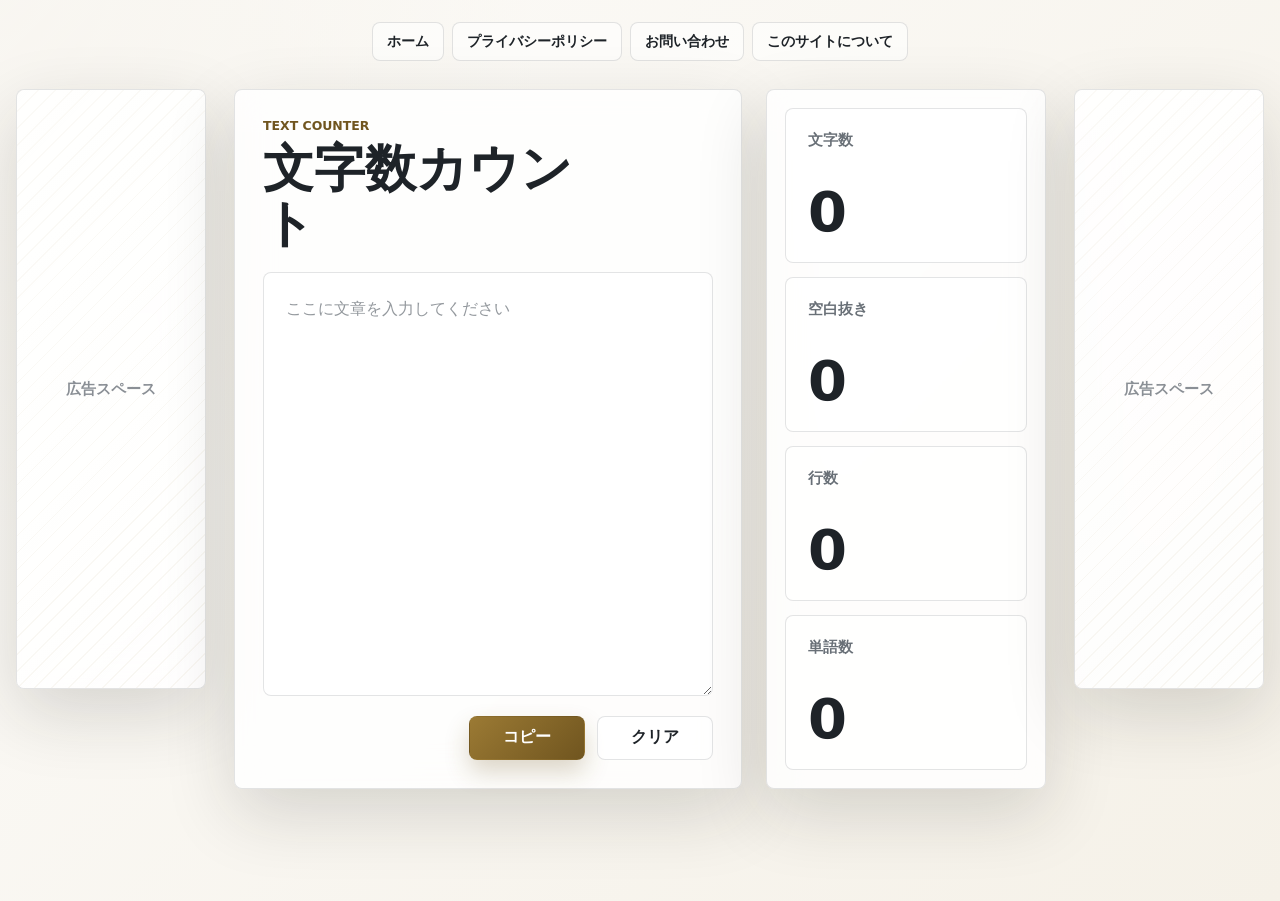
<file: index.html>
<!DOCTYPE html>
<html lang="ja">
<head>
  <meta charset="UTF-8">
  <meta name="viewport" content="width=device-width, initial-scale=1.0">
  <title>文字数カウントツール【無料・高機能】文字数/空白なし/行数を即チェック</title>
  <meta name="description" content="無料で使える高機能な文字数カウントツールです。文字数、空白なし文字数、行数をリアルタイムで確認可能。レポート、作文、小説、SNS投稿、ブログ執筆に便利。PC・スマホ対応で今すぐ使えます。">
  <link rel="icon" type="image/png" href="favicon.png">
  <link rel="stylesheet" href="style.css">
  <script async src="https://pagead2.googlesyndication.com/pagead/js/adsbygoogle.js?client=ca-pub-9092971490160530"
     crossorigin="anonymous"></script>
</head>
<body>
  <nav class="site-nav" aria-label="サイト内ナビゲーション">
    <a href="index.html">ホーム</a>
    <a href="privacy.html">プライバシーポリシー</a>
    <a href="contact.html">お問い合わせ</a>
    <a href="about.html">このサイトについて</a>
  </nav>

  <div class="page-layout">
    <aside class="ad-space ad-space-side ad-space-left" aria-label="左広告スペース">
      <div class="ad-inner">
        <!-- ここに広告コードを入れる -->
        <span>広告スペース</span>
      </div>
    </aside>

    <div class="content-column">
      <main class="app">
        <section class="workspace" aria-labelledby="app-title">
          <div class="header">
            <div>
              <p class="eyebrow">Text Counter</p>
              <h1 id="app-title">文字数カウント</h1>
            </div>
            <div class="status" id="copyStatus" aria-live="polite"></div>
          </div>

          <div class="editor-wrap">
            <textarea id="textInput" placeholder="ここに文章を入力してください" aria-label="カウントする文章"></textarea>
          </div>

          <div class="actions">
            <button type="button" class="btn btn-primary" id="copyButton">コピー</button>
            <button type="button" class="btn btn-secondary" id="clearButton">クリア</button>
          </div>
        </section>

        <section class="stats" aria-label="カウント結果">
          <article class="stat-card">
            <span class="stat-label">文字数</span>
            <strong class="stat-value" id="charCount">0</strong>
          </article>
          <article class="stat-card">
            <span class="stat-label">空白抜き</span>
            <strong class="stat-value" id="charNoSpaceCount">0</strong>
          </article>
          <article class="stat-card">
            <span class="stat-label">行数</span>
            <strong class="stat-value" id="lineCount">0</strong>
          </article>
          <article class="stat-card">
            <span class="stat-label">単語数</span>
            <strong class="stat-value" id="wordCount">0</strong>
          </article>
        </section>
      </main>

      <aside class="ad-space ad-space-mobile" aria-label="広告スペース">
        <div class="ad-inner">
          <!-- ここに広告コードを入れる -->
          <span>広告スペース</span>
        </div>
      </aside>
    </div>

    <aside class="ad-space ad-space-side ad-space-right" aria-label="右広告スペース">
      <div class="ad-inner">
        <!-- ここに広告コードを入れる -->
        <span>広告スペース</span>
      </div>
    </aside>
  </div>

  <script src="script.js"></script>
</body>
</html>
</file>
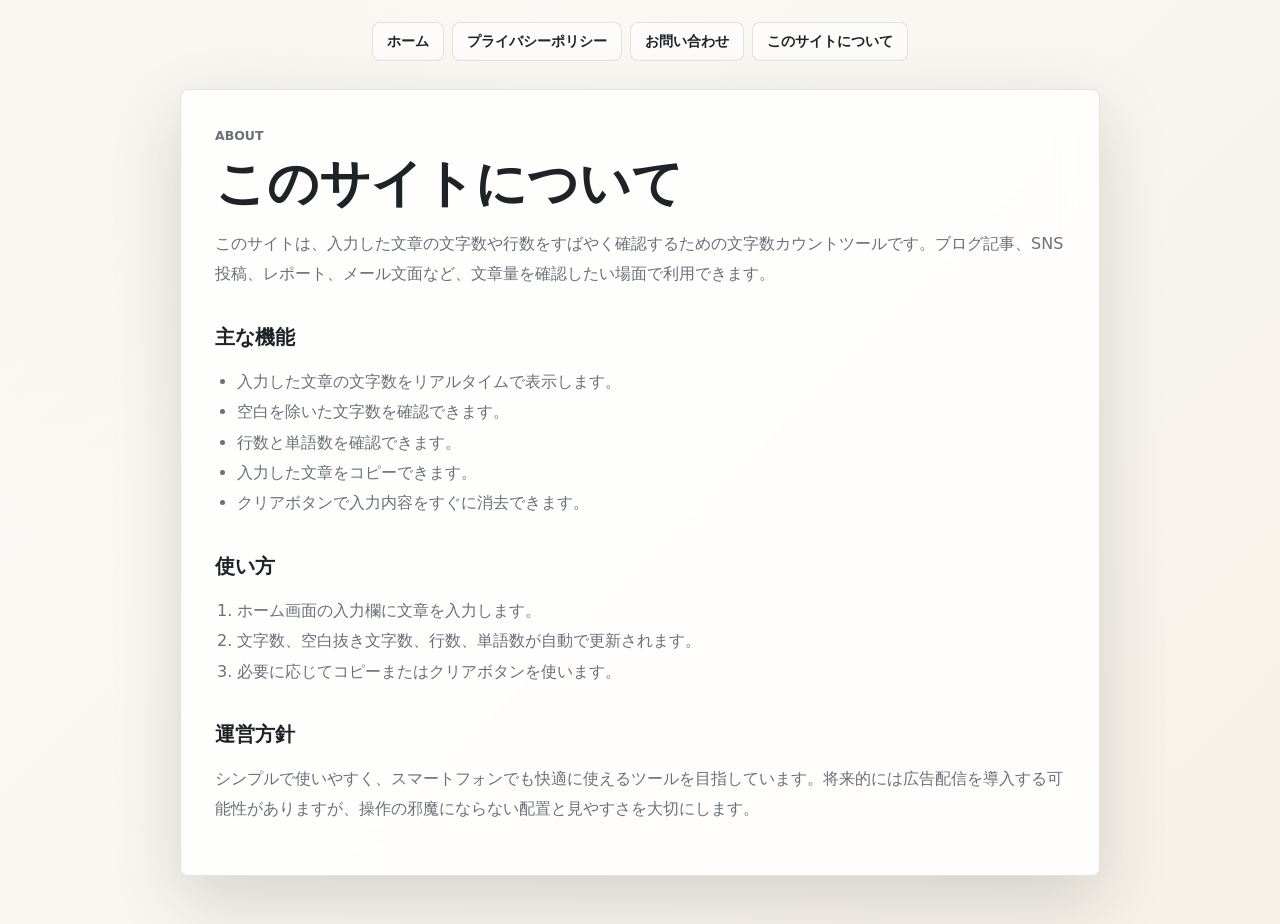
<file: about.html>
<!DOCTYPE html>
<html lang="ja">
<head>
  <meta charset="UTF-8">
  <meta name="viewport" content="width=device-width, initial-scale=1.0">
  <meta name="description" content="文字数カウントツールの目的、機能、使い方を紹介します。文章作成、SNS投稿、レポート作成などに役立つ無料ツールです。">
  <title>このサイトについて | 文字数カウント</title>
  <link rel="stylesheet" href="style.css">
  <script async src="https://pagead2.googlesyndication.com/pagead/js/adsbygoogle.js?client=ca-pub-9092971490160530"
     crossorigin="anonymous"></script>
</head>
<body>
  <nav class="site-nav" aria-label="サイト内ナビゲーション">
    <a href="index.html">ホーム</a>
    <a href="privacy.html">プライバシーポリシー</a>
    <a href="contact.html">お問い合わせ</a>
    <a href="about.html">このサイトについて</a>
  </nav>

  <main class="simple-page">
    <article class="content-page">
      <p class="eyebrow">About</p>
      <h1>このサイトについて</h1>
      <p>このサイトは、入力した文章の文字数や行数をすばやく確認するための文字数カウントツールです。ブログ記事、SNS投稿、レポート、メール文面など、文章量を確認したい場面で利用できます。</p>

      <h2>主な機能</h2>
      <ul>
        <li>入力した文章の文字数をリアルタイムで表示します。</li>
        <li>空白を除いた文字数を確認できます。</li>
        <li>行数と単語数を確認できます。</li>
        <li>入力した文章をコピーできます。</li>
        <li>クリアボタンで入力内容をすぐに消去できます。</li>
      </ul>

      <h2>使い方</h2>
      <ol>
        <li>ホーム画面の入力欄に文章を入力します。</li>
        <li>文字数、空白抜き文字数、行数、単語数が自動で更新されます。</li>
        <li>必要に応じてコピーまたはクリアボタンを使います。</li>
      </ol>

      <h2>運営方針</h2>
      <p>シンプルで使いやすく、スマートフォンでも快適に使えるツールを目指しています。将来的には広告配信を導入する可能性がありますが、操作の邪魔にならない配置と見やすさを大切にします。</p>
    </article>
  </main>
</body>
</html>
</file>
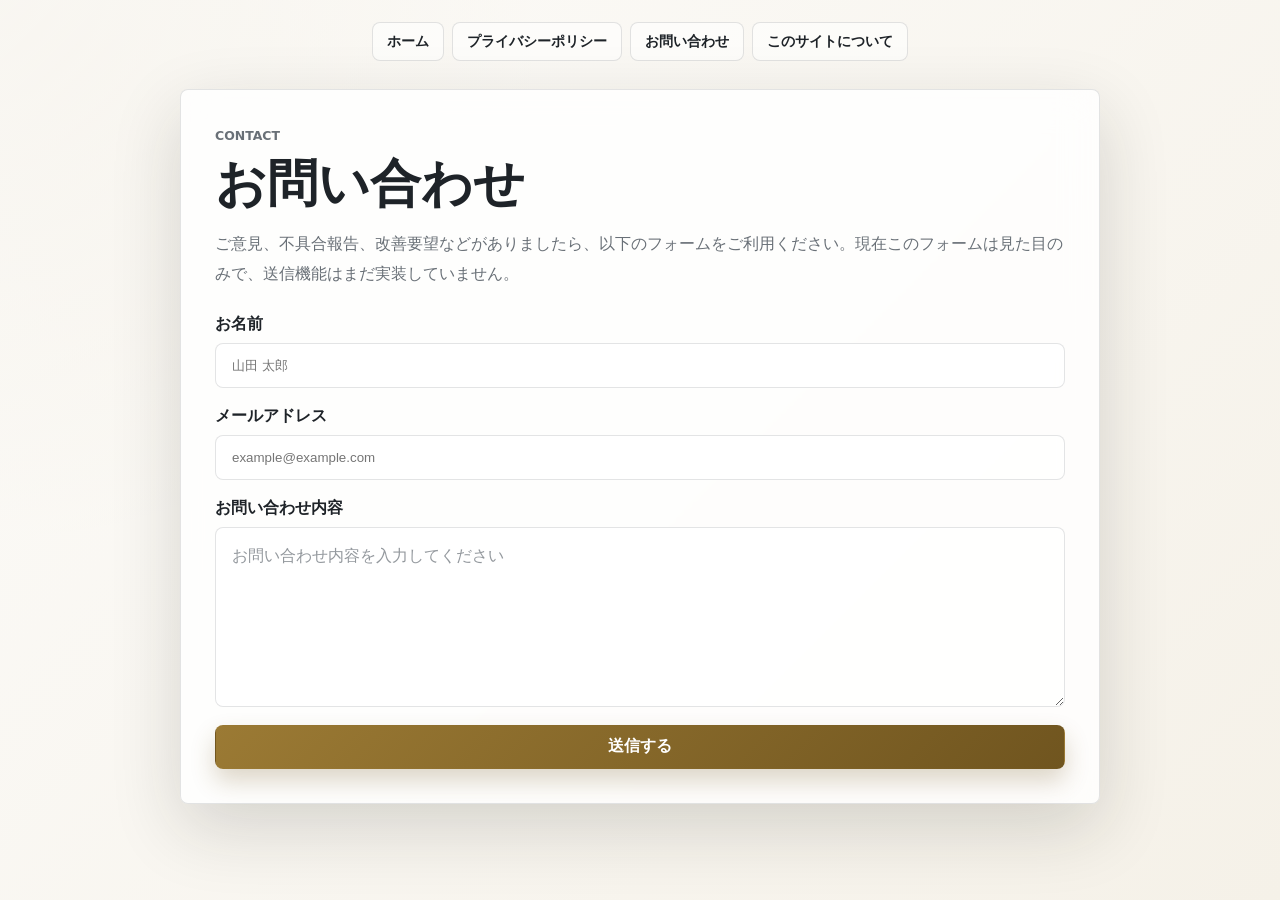
<file: contact.html>
<!DOCTYPE html>
<html lang="ja">
<head>
  <meta charset="UTF-8">
  <meta name="viewport" content="width=device-width, initial-scale=1.0">
  <meta name="description" content="文字数カウントツールへのお問い合わせページです。ご意見、不具合報告、改善要望などを送るための仮フォームを掲載しています。">
  <title>お問い合わせ | 文字数カウント</title>
  <link rel="stylesheet" href="style.css">
  <script async src="https://pagead2.googlesyndication.com/pagead/js/adsbygoogle.js?client=ca-pub-9092971490160530"
     crossorigin="anonymous"></script>
</head>
<body>
  <nav class="site-nav" aria-label="サイト内ナビゲーション">
    <a href="index.html">ホーム</a>
    <a href="privacy.html">プライバシーポリシー</a>
    <a href="contact.html">お問い合わせ</a>
    <a href="about.html">このサイトについて</a>
  </nav>

  <main class="simple-page">
    <article class="content-page">
      <p class="eyebrow">Contact</p>
      <h1>お問い合わせ</h1>
      <p>ご意見、不具合報告、改善要望などがありましたら、以下のフォームをご利用ください。現在このフォームは見た目のみで、送信機能はまだ実装していません。</p>

      <form class="contact-form" action="#" method="post">
        <div class="form-field">
          <label for="name">お名前</label>
          <input type="text" id="name" name="name" placeholder="山田 太郎">
        </div>

        <div class="form-field">
          <label for="email">メールアドレス</label>
          <input type="email" id="email" name="email" placeholder="example@example.com">
        </div>

        <div class="form-field">
          <label for="message">お問い合わせ内容</label>
          <textarea id="message" name="message" placeholder="お問い合わせ内容を入力してください"></textarea>
        </div>

        <button type="button" class="btn btn-primary">送信する</button>
      </form>
    </article>
  </main>
</body>
</html>
</file>
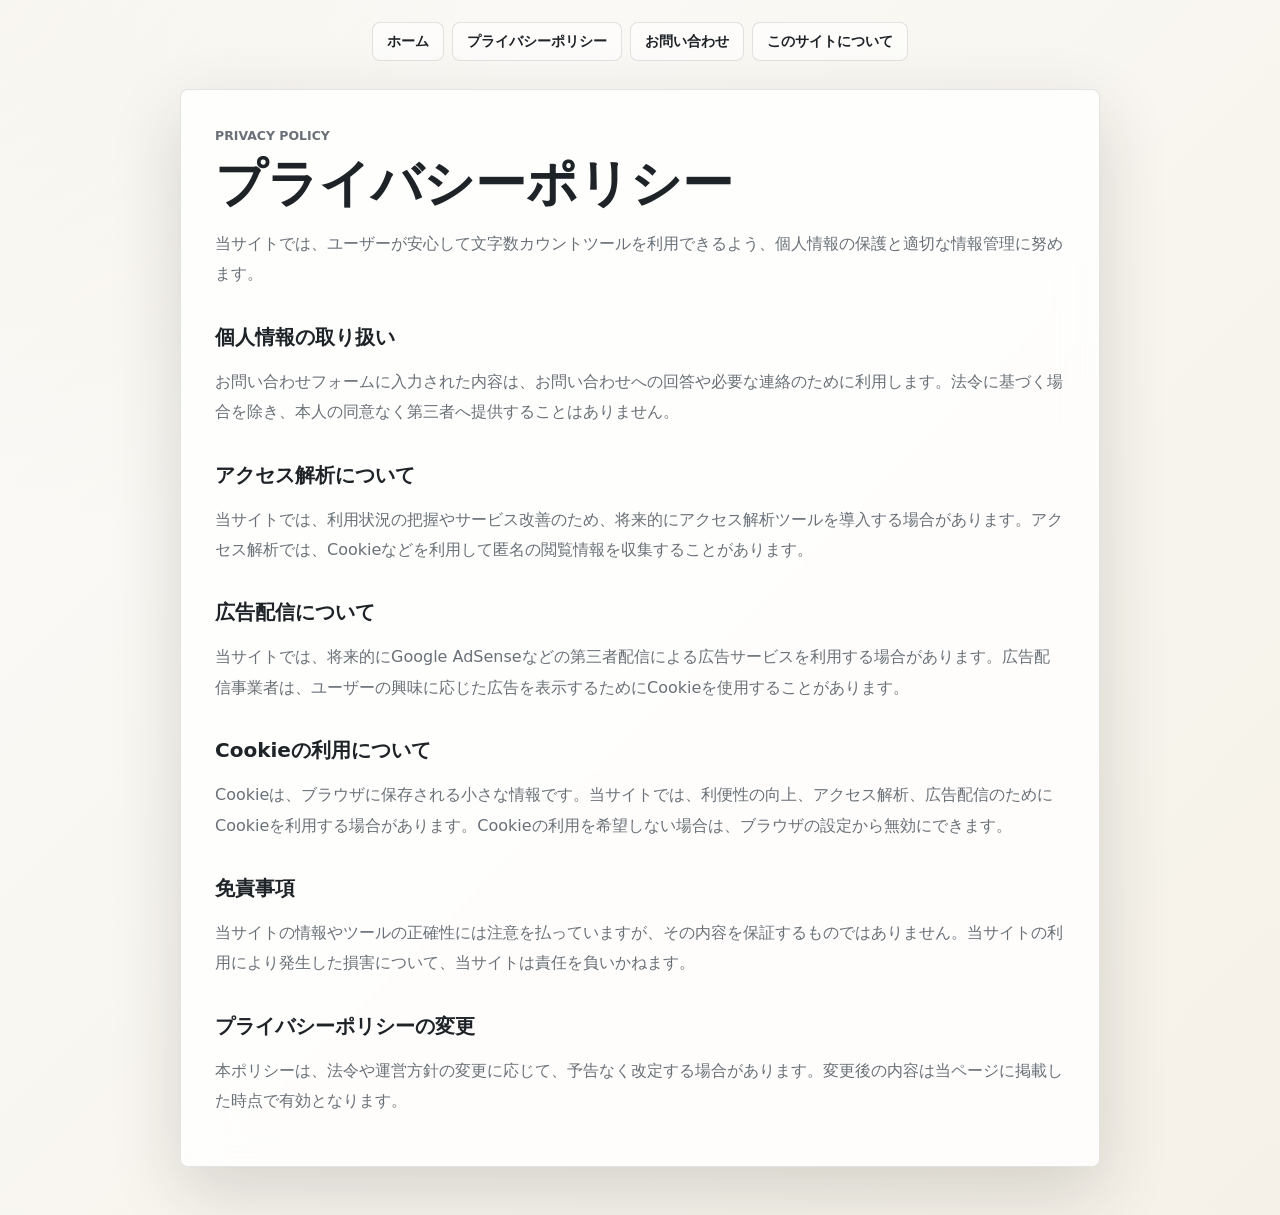
<file: privacy.html>
<!DOCTYPE html>
<html lang="ja">
<head>
  <meta charset="UTF-8">
  <meta name="viewport" content="width=device-width, initial-scale=1.0">
  <meta name="description" content="文字数カウントツールのプライバシーポリシーです。アクセス解析、広告配信、Cookieの利用、個人情報の取り扱いについて説明しています。">
  <title>プライバシーポリシー | 文字数カウント</title>
  <link rel="stylesheet" href="style.css">
  <script async src="https://pagead2.googlesyndication.com/pagead/js/adsbygoogle.js?client=ca-pub-9092971490160530"
     crossorigin="anonymous"></script>
</head>
<body>
  <nav class="site-nav" aria-label="サイト内ナビゲーション">
    <a href="index.html">ホーム</a>
    <a href="privacy.html">プライバシーポリシー</a>
    <a href="contact.html">お問い合わせ</a>
    <a href="about.html">このサイトについて</a>
  </nav>

  <main class="simple-page">
    <article class="content-page">
      <p class="eyebrow">Privacy Policy</p>
      <h1>プライバシーポリシー</h1>
      <p>当サイトでは、ユーザーが安心して文字数カウントツールを利用できるよう、個人情報の保護と適切な情報管理に努めます。</p>

      <h2>個人情報の取り扱い</h2>
      <p>お問い合わせフォームに入力された内容は、お問い合わせへの回答や必要な連絡のために利用します。法令に基づく場合を除き、本人の同意なく第三者へ提供することはありません。</p>

      <h2>アクセス解析について</h2>
      <p>当サイトでは、利用状況の把握やサービス改善のため、将来的にアクセス解析ツールを導入する場合があります。アクセス解析では、Cookieなどを利用して匿名の閲覧情報を収集することがあります。</p>

      <h2>広告配信について</h2>
      <p>当サイトでは、将来的にGoogle AdSenseなどの第三者配信による広告サービスを利用する場合があります。広告配信事業者は、ユーザーの興味に応じた広告を表示するためにCookieを使用することがあります。</p>

      <h2>Cookieの利用について</h2>
      <p>Cookieは、ブラウザに保存される小さな情報です。当サイトでは、利便性の向上、アクセス解析、広告配信のためにCookieを利用する場合があります。Cookieの利用を希望しない場合は、ブラウザの設定から無効にできます。</p>

      <h2>免責事項</h2>
      <p>当サイトの情報やツールの正確性には注意を払っていますが、その内容を保証するものではありません。当サイトの利用により発生した損害について、当サイトは責任を負いかねます。</p>

      <h2>プライバシーポリシーの変更</h2>
      <p>本ポリシーは、法令や運営方針の変更に応じて、予告なく改定する場合があります。変更後の内容は当ページに掲載した時点で有効となります。</p>
    </article>
  </main>
</body>
</html>
</file>
<file: style.css>
:root {
  --bg: #f5f1e8;
  --panel: rgba(255, 255, 255, 0.82);
  --panel-strong: #ffffff;
  --ink: #1e2328;
  --muted: #697077;
  --line: rgba(30, 35, 40, 0.12);
  --gold: #9b7a34;
  --gold-deep: #70551f;
  --shadow: 0 24px 70px rgba(34, 31, 25, 0.16);
}

* {
  box-sizing: border-box;
}

body {
  min-height: 100vh;
  margin: 0;
  color: var(--ink);
  font-family: "Yu Gothic", "Hiragino Kaku Gothic ProN", Meiryo, system-ui, sans-serif;
  background:
    linear-gradient(135deg, rgba(255, 255, 255, 0.72), rgba(245, 241, 232, 0.2)),
    radial-gradient(circle at top left, rgba(155, 122, 52, 0.14), transparent 34rem),
    var(--bg);
}

button,
textarea {
  font: inherit;
}

.site-nav {
  width: min(1520px, calc(100% - 32px));
  margin: 0 auto;
  padding: 22px 0 0;
  display: flex;
  justify-content: center;
  gap: 8px;
  flex-wrap: wrap;
}

.site-nav a {
  min-height: 38px;
  border: 1px solid var(--line);
  border-radius: 8px;
  padding: 9px 14px;
  color: var(--ink);
  background: rgba(255, 255, 255, 0.56);
  text-decoration: none;
  font-size: 0.9rem;
  font-weight: 700;
  transition: border-color 160ms ease, background 160ms ease, color 160ms ease;
}

.site-nav a:hover,
.site-nav a:focus-visible {
  border-color: rgba(155, 122, 52, 0.48);
  color: var(--gold-deep);
  background: rgba(255, 255, 255, 0.86);
  outline: none;
}

.page-layout {
  width: min(1520px, calc(100% - 32px));
  min-height: calc(100vh - 60px);
  margin: 0 auto;
  padding: 28px 0 48px;
  display: grid;
  grid-template-columns: minmax(160px, 190px) minmax(0, 1120px) minmax(160px, 190px);
  gap: 28px;
  align-items: start;
}

.content-column {
  min-width: 0;
}

.app {
  width: 100%;
  display: grid;
  grid-template-columns: minmax(0, 1.5fr) minmax(280px, 0.8fr);
  gap: 24px;
  align-items: stretch;
}

.workspace,
.stats,
.ad-space {
  border: 1px solid var(--line);
  background: var(--panel);
  box-shadow: var(--shadow);
  backdrop-filter: blur(18px);
}

.workspace {
  border-radius: 8px;
  padding: 28px;
  display: flex;
  flex-direction: column;
  gap: 20px;
}

.header {
  min-height: 64px;
  display: flex;
  justify-content: space-between;
  gap: 16px;
  align-items: flex-start;
}

.eyebrow {
  margin: 0 0 8px;
  color: var(--gold-deep);
  font-size: 0.78rem;
  font-weight: 700;
  letter-spacing: 0;
  text-transform: uppercase;
}

h1 {
  margin: 0;
  font-size: clamp(1.9rem, 4vw, 3.3rem);
  line-height: 1.08;
}

.status {
  min-width: 7em;
  min-height: 1.5em;
  color: var(--gold-deep);
  font-size: 0.9rem;
  font-weight: 700;
  text-align: right;
}

.editor-wrap {
  flex: 1;
  min-height: 420px;
}

textarea {
  width: 100%;
  height: 100%;
  min-height: 420px;
  resize: vertical;
  border: 1px solid var(--line);
  border-radius: 8px;
  padding: 22px;
  color: var(--ink);
  background: rgba(255, 255, 255, 0.72);
  box-shadow: inset 0 1px 0 rgba(255, 255, 255, 0.85);
  font-size: 1rem;
  line-height: 1.8;
  outline: none;
  transition: border-color 180ms ease, box-shadow 180ms ease, background 180ms ease;
}

textarea:focus {
  border-color: rgba(155, 122, 52, 0.58);
  background: var(--panel-strong);
  box-shadow: 0 0 0 4px rgba(155, 122, 52, 0.12);
}

textarea::placeholder {
  color: rgba(105, 112, 119, 0.72);
}

.actions {
  display: flex;
  gap: 12px;
  justify-content: flex-end;
  flex-wrap: wrap;
}

.btn {
  min-width: 116px;
  min-height: 44px;
  border: 1px solid transparent;
  border-radius: 8px;
  padding: 0 20px;
  cursor: pointer;
  font-weight: 700;
  transition: transform 160ms ease, box-shadow 160ms ease, border-color 160ms ease, background 160ms ease;
}

.btn:hover {
  transform: translateY(-1px);
}

.btn:focus-visible {
  outline: 3px solid rgba(155, 122, 52, 0.25);
  outline-offset: 2px;
}

.btn-primary {
  color: #fff;
  background: linear-gradient(135deg, var(--gold), var(--gold-deep));
  box-shadow: 0 12px 24px rgba(112, 85, 31, 0.24);
}

.btn-secondary {
  color: var(--ink);
  background: rgba(255, 255, 255, 0.72);
  border-color: var(--line);
}

.stats {
  border-radius: 8px;
  padding: 18px;
  display: grid;
  grid-template-columns: 1fr;
  gap: 14px;
}

.stat-card {
  min-height: 132px;
  border: 1px solid var(--line);
  border-radius: 8px;
  padding: 22px;
  background: rgba(255, 255, 255, 0.7);
  display: flex;
  flex-direction: column;
  justify-content: space-between;
}

.stat-label {
  color: var(--muted);
  font-size: 0.92rem;
  font-weight: 700;
}

.stat-value {
  color: var(--ink);
  font-size: clamp(2rem, 6vw, 3.5rem);
  line-height: 1;
}

.ad-space {
  border-radius: 8px;
  overflow: hidden;
}

.ad-space-side {
  position: sticky;
  top: 48px;
  height: min(600px, calc(100vh - 96px));
  min-height: 500px;
}

.ad-space-mobile {
  display: none;
  margin-top: 24px;
  min-height: 100px;
}

.ad-inner {
  width: 100%;
  height: 100%;
  min-height: inherit;
  padding: 20px;
  display: grid;
  place-items: center;
  color: rgba(105, 112, 119, 0.78);
  background:
    linear-gradient(135deg, rgba(255, 255, 255, 0.58), rgba(255, 255, 255, 0.32)),
    repeating-linear-gradient(
      -45deg,
      rgba(155, 122, 52, 0.08) 0,
      rgba(155, 122, 52, 0.08) 1px,
      transparent 1px,
      transparent 12px
    );
  font-size: 0.92rem;
  font-weight: 700;
  text-align: center;
}

.simple-page {
  width: min(920px, calc(100% - 32px));
  margin: 0 auto;
  padding: 28px 0 48px;
}

.content-page {
  border: 1px solid var(--line);
  border-radius: 8px;
  padding: 34px;
  background: var(--panel);
  box-shadow: var(--shadow);
  backdrop-filter: blur(18px);
}

.content-page h1 {
  margin-bottom: 18px;
}

.content-page h2 {
  margin: 34px 0 12px;
  font-size: 1.25rem;
}

.content-page p,
.content-page li {
  color: var(--muted);
  line-height: 1.9;
}

.content-page ul,
.content-page ol {
  padding-left: 1.4em;
}

.content-page a {
  color: var(--gold-deep);
  font-weight: 700;
}

.contact-form {
  margin-top: 24px;
  display: grid;
  gap: 18px;
}

.form-field {
  display: grid;
  gap: 8px;
}

.form-field label {
  font-weight: 700;
}

.form-field input,
.form-field textarea {
  width: 100%;
  border: 1px solid var(--line);
  border-radius: 8px;
  padding: 14px 16px;
  color: var(--ink);
  background: rgba(255, 255, 255, 0.72);
  outline: none;
}

.form-field textarea {
  min-height: 180px;
  resize: vertical;
}

.form-field input:focus,
.form-field textarea:focus {
  border-color: rgba(155, 122, 52, 0.58);
  background: var(--panel-strong);
  box-shadow: 0 0 0 4px rgba(155, 122, 52, 0.12);
}

@media (max-width: 860px) {
  .site-nav {
    width: min(100% - 32px, 1120px);
  }

  .page-layout {
    width: min(100% - 32px, 1120px);
    padding: 24px 0;
    display: block;
  }

  .app {
    grid-template-columns: 1fr;
  }

  .stats {
    grid-template-columns: repeat(2, minmax(0, 1fr));
  }

  .ad-space-side {
    display: none;
  }

  .ad-space-mobile {
    display: block;
    height: 110px;
  }
}

@media (max-width: 560px) {
  .site-nav {
    width: min(100% - 20px, 1120px);
    justify-content: stretch;
  }

  .site-nav a {
    flex: 1 1 calc(50% - 8px);
    display: grid;
    place-items: center;
    padding: 9px 8px;
    font-size: 0.82rem;
    text-align: center;
  }

  .page-layout {
    width: min(100% - 20px, 1120px);
    padding: 10px 0;
  }

  .app {
    gap: 12px;
  }

  .workspace {
    padding: 18px;
  }

  .header {
    flex-direction: column;
    min-height: 0;
  }

  .status {
    text-align: left;
  }

  .editor-wrap,
  textarea {
    min-height: 320px;
  }

  .actions {
    display: grid;
    grid-template-columns: 1fr 1fr;
  }

  .btn {
    min-width: 0;
    width: 100%;
  }

  .stats {
    grid-template-columns: 1fr;
    padding: 12px;
    gap: 10px;
  }

  .stat-card {
    min-height: 104px;
    padding: 18px;
  }

  .ad-space-mobile {
    margin-top: 12px;
    height: 96px;
  }

  .ad-inner {
    padding: 16px;
  }

  .simple-page {
    width: min(100% - 20px, 920px);
    padding: 10px 0 28px;
  }

  .content-page {
    padding: 22px;
  }
}
</file>
